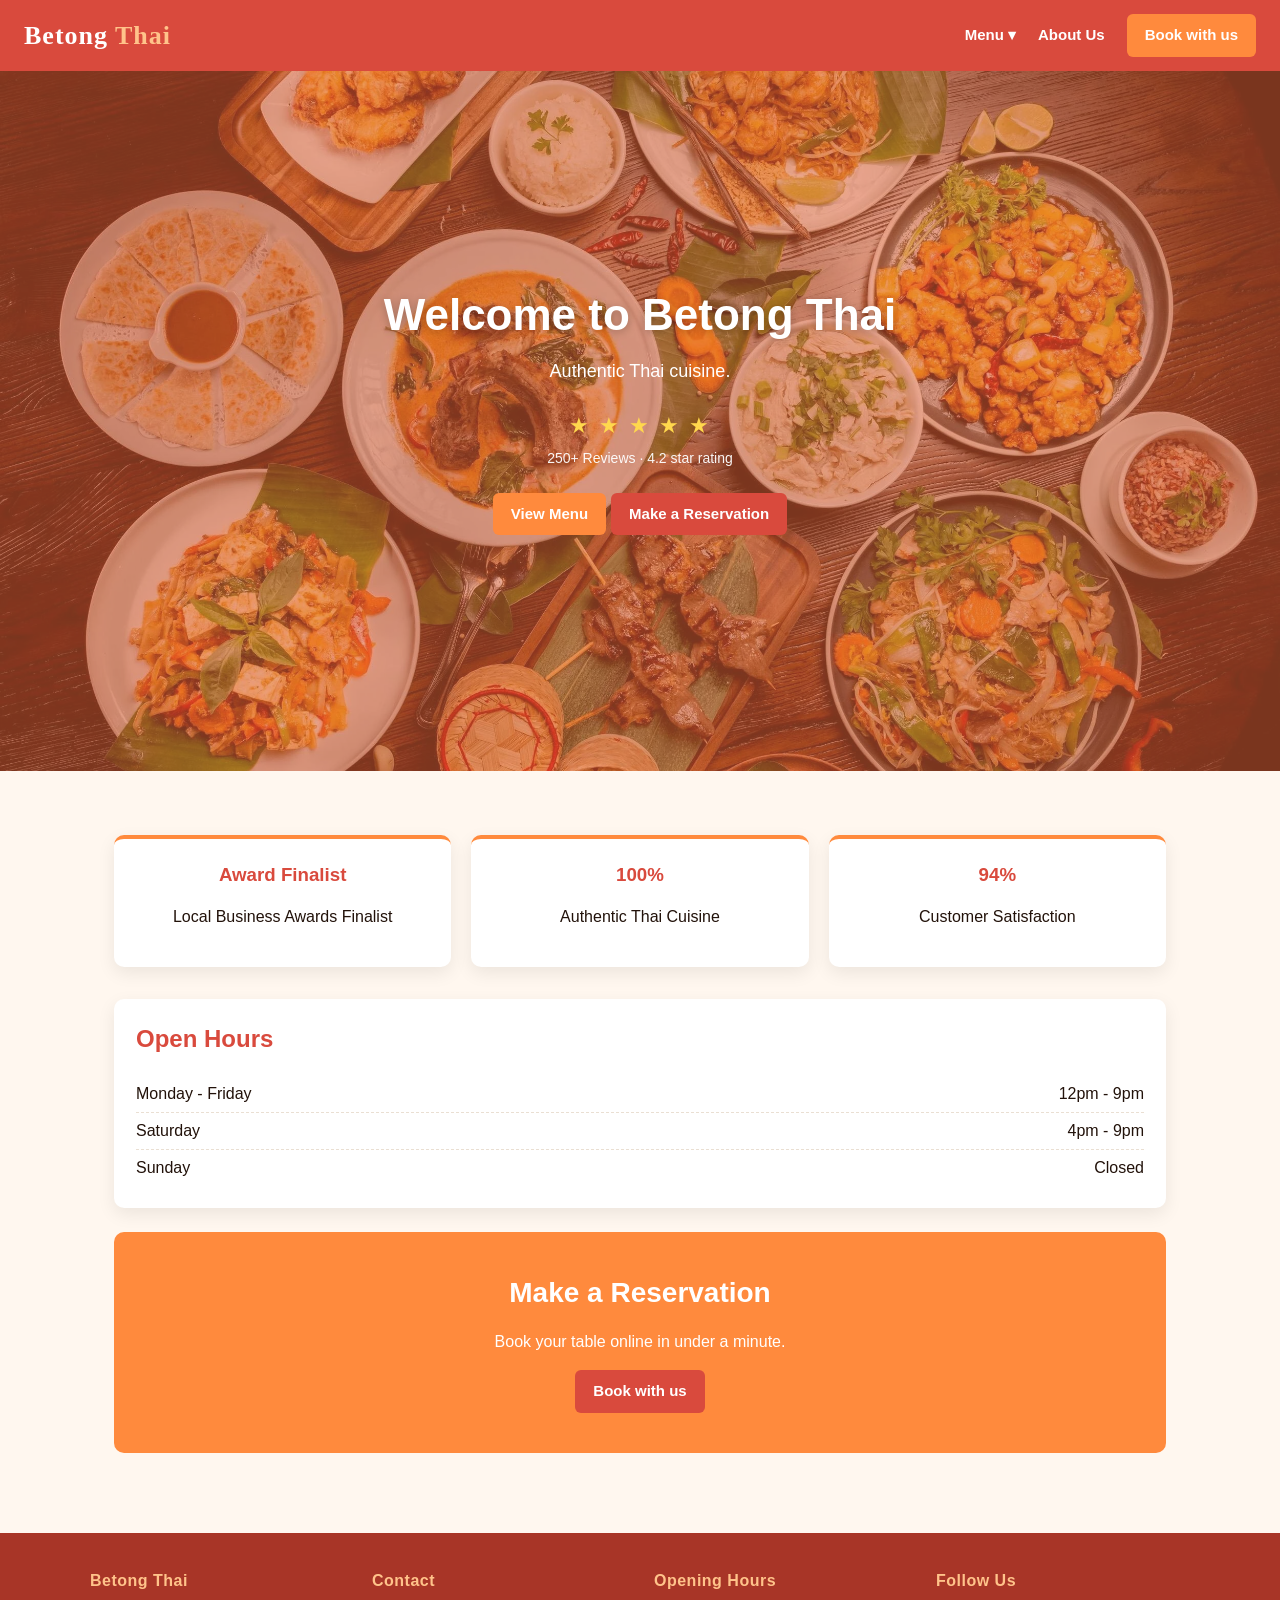
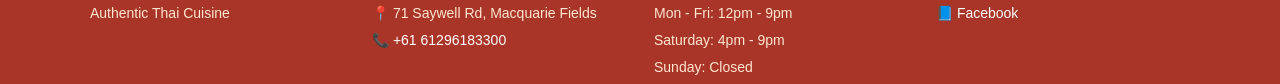
<file: index.html>
<!DOCTYPE html>
<html lang="en">
<head>
  <meta charset="UTF-8" />
  <meta name="viewport" content="width=device-width, initial-scale=1" />
  <title>Home</title>
  <link rel="stylesheet" href="styles.css" />
</head>
<body>
  <header class="topbar">
    <div class="logo">Betong <span>Thai</span></div>
    <nav class="nav">
      <div class="dropdown">
        <a href="" class="dropbtn">Menu ▾</a>
        <div class="dropdown-content">
          <a href="entree.html">Entree</a>
          <a href="noodle.html">Noodle</a>
          <a href="curry.html">Curry</a>
          <a href="rice.html">Rice</a>
        </div>
      </div>
      <a href="about.html">About Us</a>
      <a href="reservation.html" class="btn">Book with us</a>
    </nav>
  </header>

  <section class="hero hero-home">
    <div class="hero-overlay"></div>
    <div class="hero-content">
    <h1>Welcome to Betong Thai</h1>
    <p>Authentic Thai cuisine.</p>
    <div class="stars">★ ★ ★ ★ ★</div>
    <div class="rating-line">250+ Reviews · 4.2 star rating</div>
    <p style="margin-top:24px;">
      <a href="entree.html" class="btn">View Menu</a>
      <a href="reservation.html" class="btn btn-red">Make a Reservation</a>
    </p>
  </div>
  </section>

  <main class="container">

    <div class="features">
      <div class="feature">
        <h3>Award Finalist</h3>
        <p>Local Business Awards Finalist</p>
      </div>
      <div class="feature">
        <h3>100%</h3>
        <p>Authentic Thai Cuisine</p>
      </div>
      <div class="feature">
        <h3>94%</h3>
        <p>Customer Satisfaction</p>
      </div>
    </div>

    <div class="hours">
      <h2>Open Hours</h2>
      <ul>
        <li><span>Monday - Friday</span><span>12pm - 9pm</span></li>
        <li><span>Saturday</span><span> 4pm - 9pm</span></li>
        <li><span>Sunday</span><span>Closed</span></li>
      </ul>
    </div>

    <div class="cta-band">
      <h2>Make a Reservation</h2>
      <p>Book your table online in under a minute.</p>
      <a href="reservation.html" class="btn btn-red">Book with us</a>
    </div>
  </main>
  <script src="script.js"></script>
  <footer class="site-footer">
    <div class="footer-grid">
      <div class="footer-col">
        <h4>Betong Thai</h4>
        <p>Authentic Thai Cuisine</p>
      </div>
      <div class="footer-col">
        <h4>Contact</h4>
        <p>📍 71 Saywell Rd, Macquarie Fields</p>
        <p>📞 <a href="tel:+61296183300">+61 61296183300</a></p>
      </div>
      <div class="footer-col">
        <h4>Opening Hours</h4>
        <p>Mon - Fri: 12pm - 9pm</p>
        <p>Saturday: 4pm - 9pm</p>
        <p>Sunday: Closed</p>
      </div>
      <div class="footer-col">
        <h4>Follow Us</h4>
        <p><a href="https://www.facebook.com/share/1DtodXznXB/?mibextid=wwXIfr">📘 Facebook</a></p>
      </div>
    </div>
  </footer>
</body>
</html>
</file>
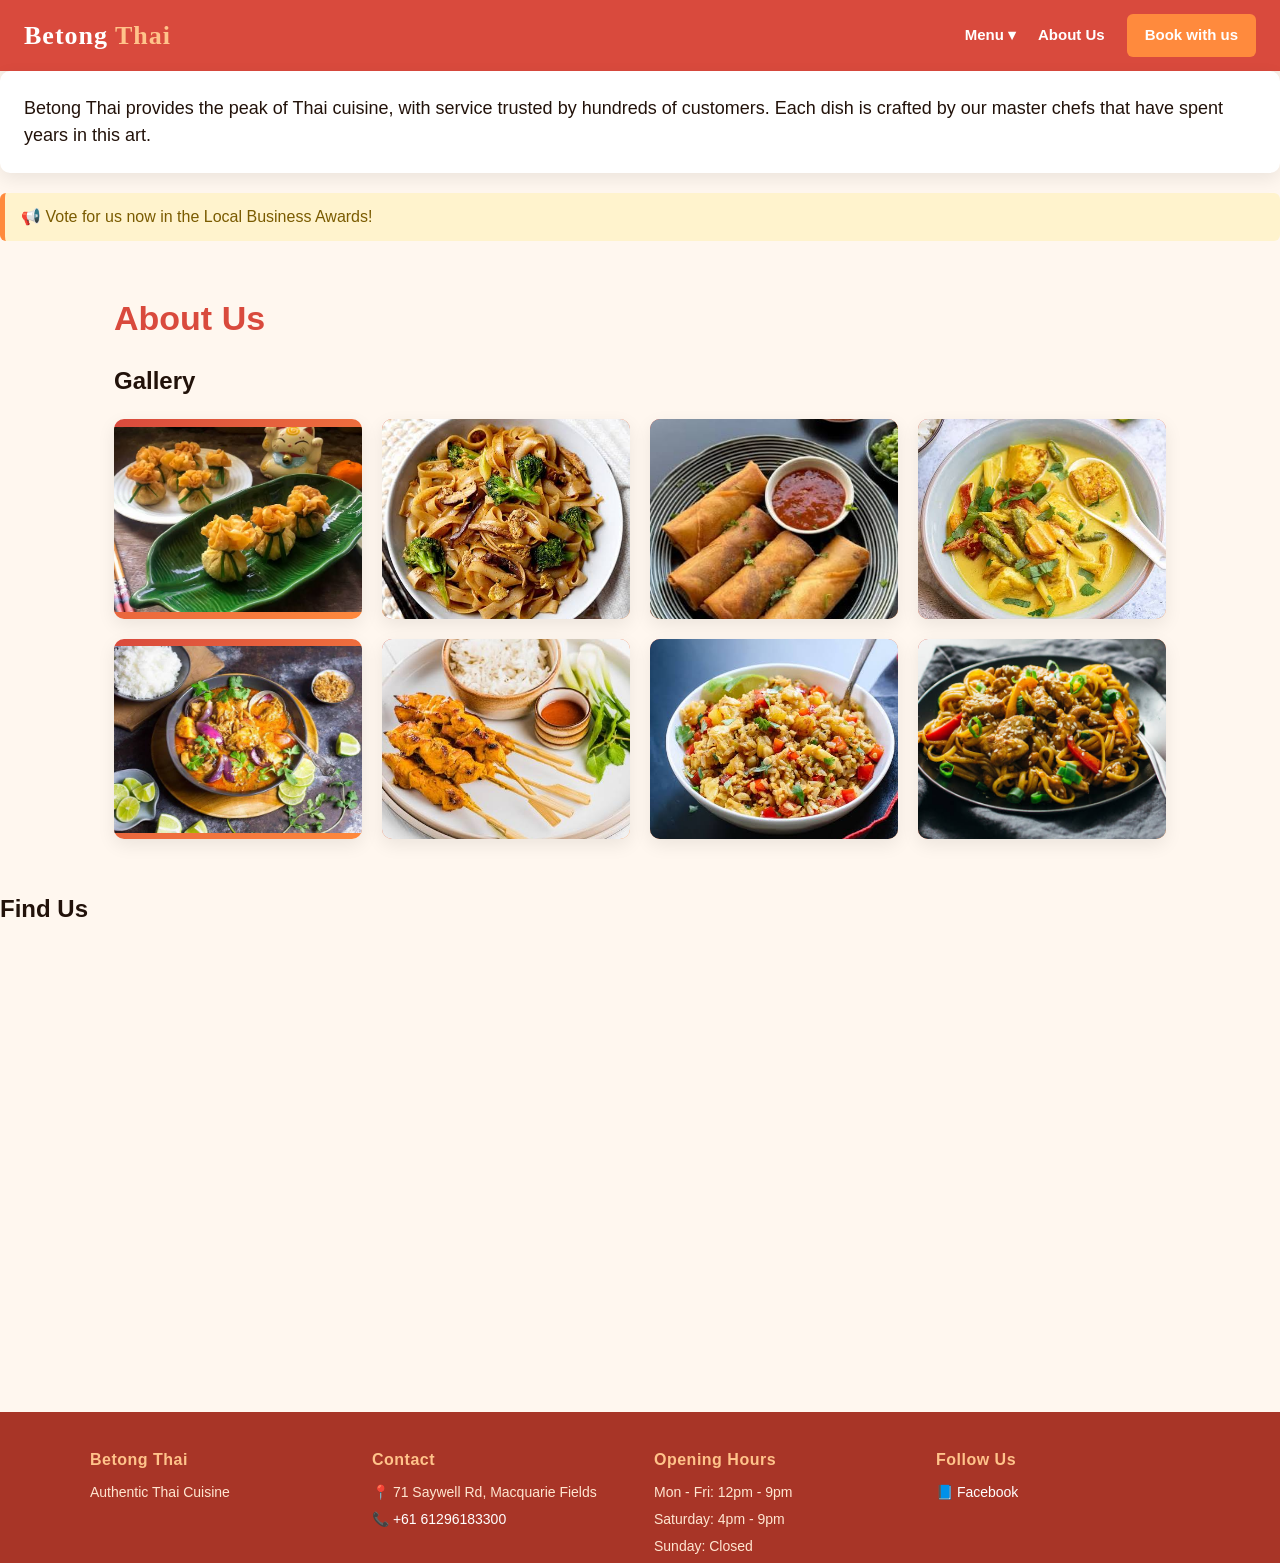
<file: about.html>
<!DOCTYPE html>
<html lang="en">
<head>
  <meta charset="UTF-8" />
  <meta name="viewport" content="width=device-width, initial-scale=1" />
  <title>About Us</title>
  <link rel="stylesheet" href="styles.css" />
</head>
<body>
  <header class="topbar">
    <div class="logo"><a href="index.html" style="color:inherit;">Betong <span>Thai</span></a></div>
    <nav class="nav">
      <div class="dropdown">
        <a href="" class="dropbtn">Menu ▾</a>
        <div class="dropdown-content">
          <a href="entree.html">Entree</a>
          <a href="noodle.html">Noodle</a>
          <a href="curry.html">Curry</a>
          <a href="rice.html">Rice</a>
        </div>
      </div>
      <a href="about.html">About Us</a>
      <a href="reservation.html" class="btn">Book with us</a>
    </nav>
  </header>


    <div class="about-lead">
      Betong Thai provides the peak of Thai cuisine, with service trusted by hundreds of customers. Each dish is crafted by our master chefs that have spent years in this art.
    </div>

    <div class="notice">📢 Vote for us now in the Local Business Awards!</div>
    <main class="container">
      <h1 class="page-title">About Us</h1>
  
    <h2>Gallery</h2>
    <div class="gallery">
      <div class="gallery-item">   
      <img src="Entree Images/Money Bag.jpeg" alt="Money Bag">
      </div>
      <div class="gallery-item">   
      <img src="Noodles Images/Pad See Ew.jpeg" alt="Pad See Ew">
      </div>
      <div class="gallery-item"> 
        <img src="Entree Images/Spring Roll.jpeg" alt="Spring Roll">
      </div>
      <div class="gallery-item"> 
        <img src="Curry Images/Yellow Curry.jpeg" alt="Yellow Curry">
      </div>  
      <div class="gallery-item"> 
        <img src="Curry Images/Massmaman-Chicken.jpeg" alt="Massmaman-Chicken">
      </div>
      <div class="gallery-item"> 
        <img src="Entree Images/Satay Skewers.jpeg" alt="Satay Skewers">
      </div>
      <div class="gallery-item"> 
        <img src="Rice Images/Pineapple Fried Rice.jpeg" alt="Pineapple Fried Rice">
      </div>
      <div class="gallery-item"> 
        <img src="Noodles Images/Pad Cashew.jpeg" alt="Pad Cashew">
      </div>
    </div>
  </main>
  <h2>Find Us</h2>

<div class="map-container">
  <iframe
    src="https://www.google.com/maps?q=71+Saywell+Road,+Macquarie+Fields+NSW&output=embed"
    loading="lazy"
    allowfullscreen>
  </iframe>
</div>
  <footer class="site-footer">
    <div class="footer-grid">
      <div class="footer-col">
        <h4>Betong Thai</h4>
        <p>Authentic Thai Cuisine</p>
      </div>
      <div class="footer-col">
        <h4>Contact</h4>
        <p>📍 71 Saywell Rd, Macquarie Fields </p>
        <p>📞 <a href="tel:+61296183300">+61 61296183300</a></p>
      </div>
      <div class="footer-col">
        <h4>Opening Hours</h4>
        <p>Mon - Fri: 12pm - 9pm</p>
        <p>Saturday: 4pm - 9pm</p>
        <p>Sunday: Closed</p>
      </div>
      <div class="footer-col">
        <h4>Follow Us</h4>
        <p><a href="https://www.facebook.com/share/1DtodXznXB/?mibextid=wwXIfr">📘 Facebook</a></p>
      </div>
    </div>
  </footer>
  <script src="script.js"></script>
</body>
</html>
</file>
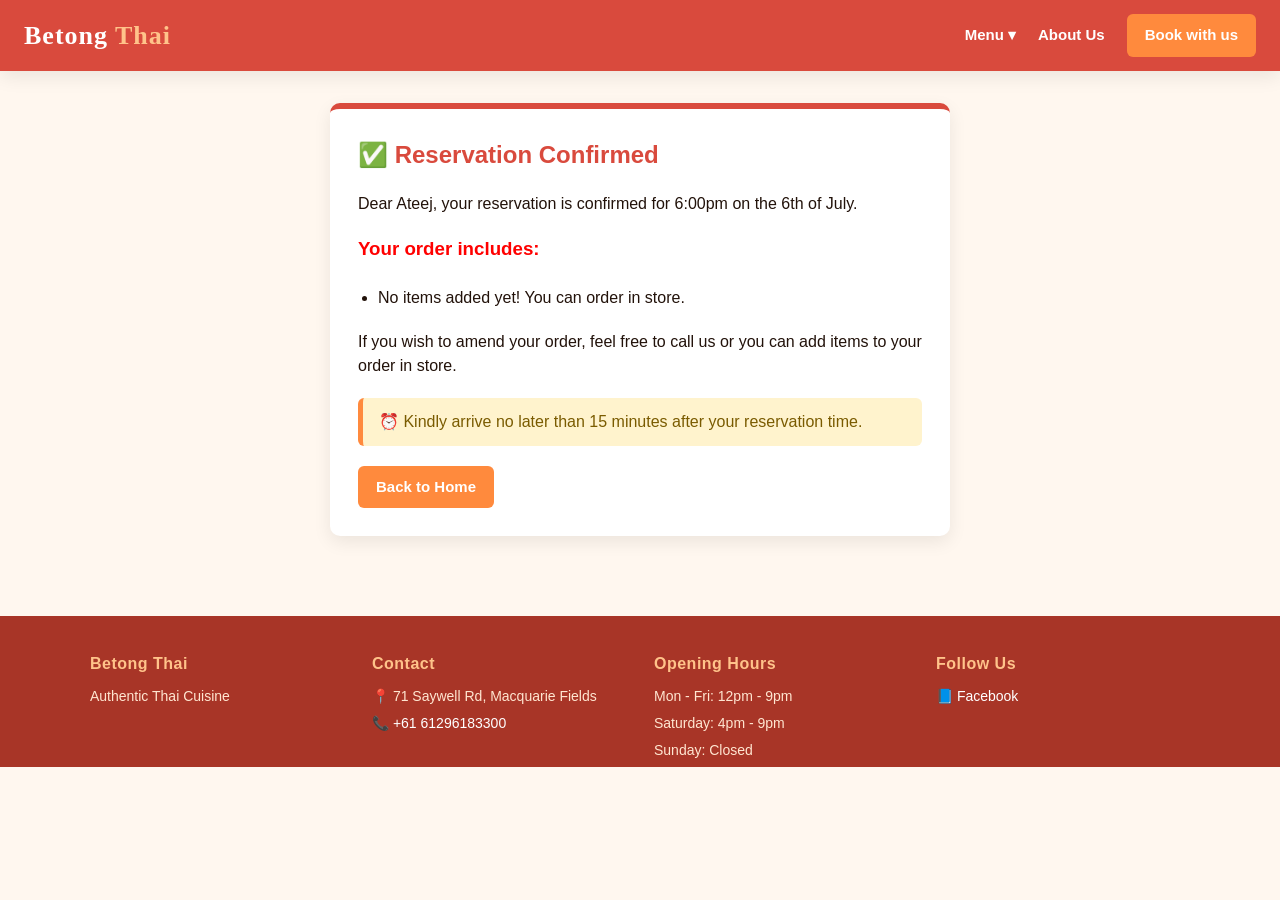
<file: confirmation.html>
<!DOCTYPE html>
<html lang="en">
<head>
  <meta charset="UTF-8" />
  <meta name="viewport" content="width=device-width, initial-scale=1" />
  <title>Curry</title>
  <link rel="stylesheet" href="styles.css" />
</head>
<body>
  <header class="topbar">
    <div class="logo"><a href="index.html" style="color:inherit;">Betong <span>Thai</span></a></div>
    <nav class="nav">
      <div class="dropdown">
        <a href="" class="dropbtn">Menu ▾</a>
        <div class="dropdown-content">
          <a href="entree.html">Entree</a>
          <a href="noodle.html">Noodle</a>
          <a href="curry.html">Curry</a>
          <a href="rice.html">Rice</a>
        </div>
      </div>
      <a href="about.html">About Us</a>
      <a href="reservation.html" class="btn">Book with us</a>
    </nav>
  </header>

  <main class="container">
  <div class="confirm-card">
    <h2>✅ Reservation Confirmed</h2>
    <p>Dear Ateej, your reservation is confirmed for 6:00pm on the 6th of July.</p>

    <h3 style="color:red;">Your order includes:</h3>
    <ul id="order-list"></ul>

    <p>If you wish to amend your order, feel free to call us or you can add items to your order in store.</p>

    <div class="notice">⏰ Kindly arrive no later than 15 minutes after your reservation time.</div>

    <a href="index.html" class="btn">Back to Home</a>
  </div>
</main>

<footer class="site-footer">
  <div class="footer-grid">
    <div class="footer-col">
      <h4>Betong Thai</h4>
      <p>Authentic Thai Cuisine</p>
    </div>
    <div class="footer-col">
      <h4>Contact</h4>
      <p>📍 71 Saywell Rd, Macquarie Fields </p>
      <p>📞 <a href="tel:+61296183300">+61 61296183300</a></p>
    </div>
    <div class="footer-col">
      <h4>Opening Hours</h4>
      <p>Mon - Fri: 12pm - 9pm</p>
      <p>Saturday: 4pm - 9pm</p>
      <p>Sunday: Closed</p>
    </div>
    <div class="footer-col">
      <h4>Follow Us</h4>
      <p><a href="https://www.facebook.com/share/1DtodXznXB/?mibextid=wwXIfr">📘 Facebook</a></p>
    </div>
  </div>
</footer>
      <script src="script.js" onload="fillConfirmation()"></script>
      <script>fillConfirmation();</script>
    </body>
</html>
</file>
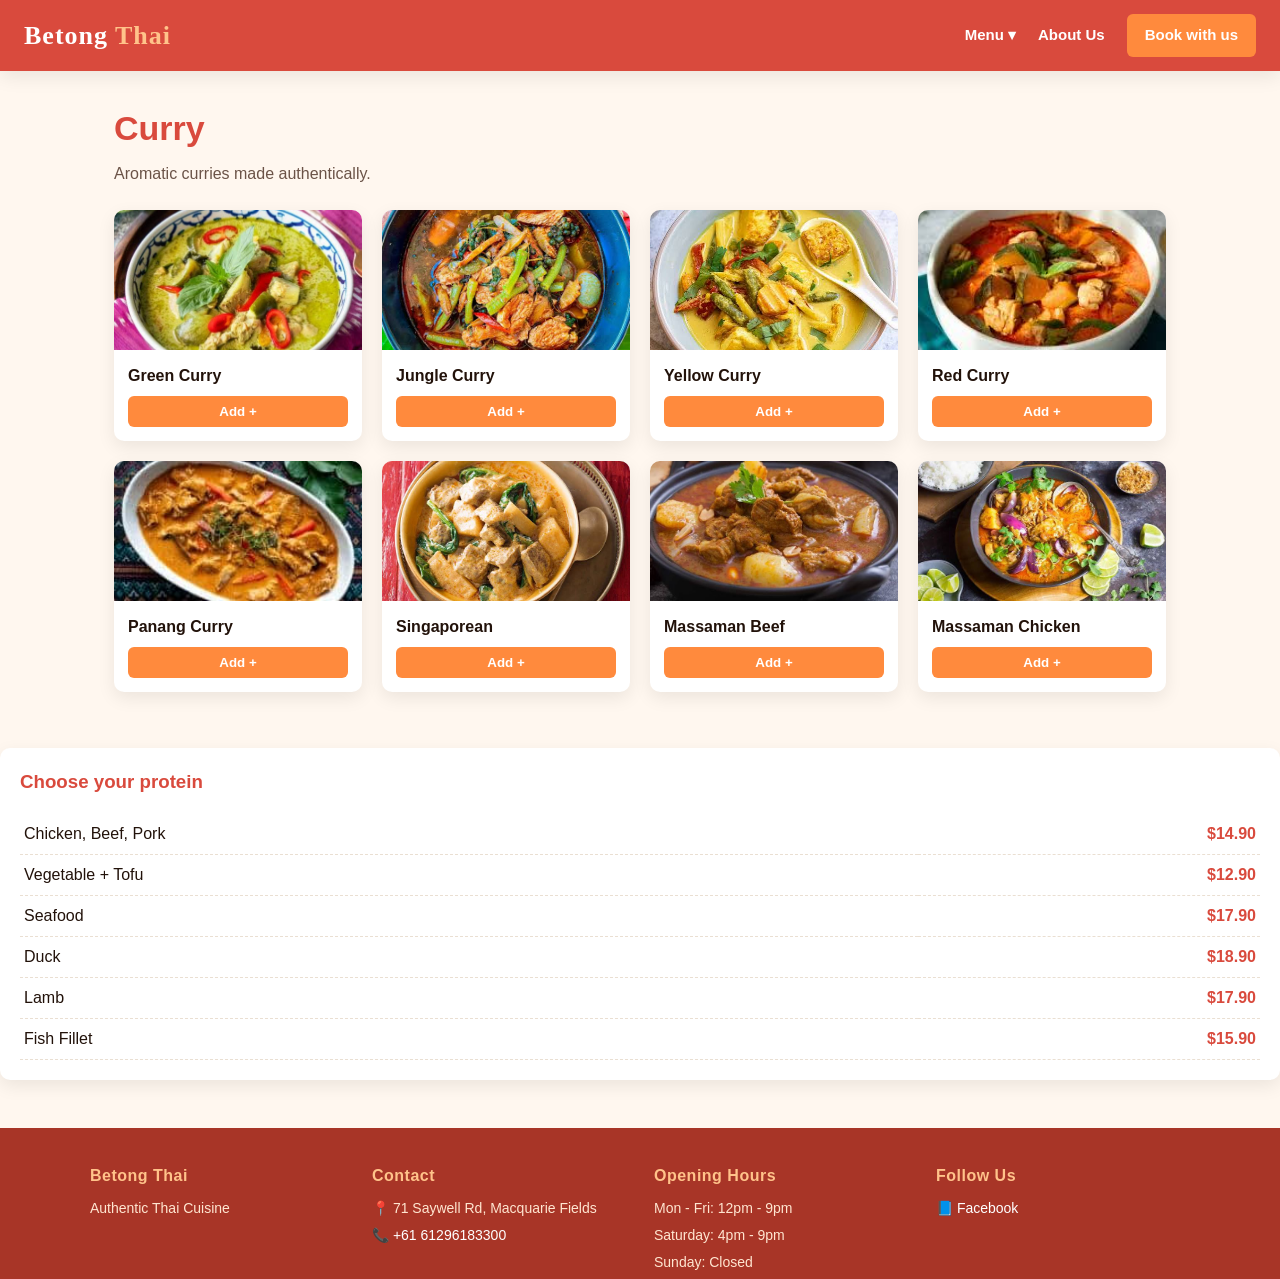
<file: curry.html>
<!DOCTYPE html>
<html lang="en">
<head>
  <meta charset="UTF-8" />
  <meta name="viewport" content="width=device-width, initial-scale=1" />
  <title>Curry</title>
  <link rel="stylesheet" href="styles.css" />
</head>
<body>
  <header class="topbar">
    <div class="logo"><a href="index.html" style="color:inherit;">Betong <span>Thai</span></a></div>
    <nav class="nav">
      <div class="dropdown">
        <a href="" class="dropbtn">Menu ▾</a>
        <div class="dropdown-content">
          <a href="entree.html">Entree</a>
          <a href="noodle.html">Noodle</a>
          <a href="curry.html">Curry</a>
          <a href="rice.html">Rice</a>
        </div>
      </div>
      <a href="about.html">About Us</a>
      <a href="reservation.html" class="btn">Book with us</a>
    </nav>
  </header>

  <main class="container">
    <h1 class="page-title">Curry</h1>
    <p class="page-subtitle">Aromatic curries made authentically.</p>
    <div class="menu-grid">


      <div class="menu-item"><div class="photo"><img src="Curry Images/Green Curry.jpeg" alt="Green Curry" /></div>
      <div class="info"><div class="name">Green Curry</div>
      <button class="add" onclick="addItem('Green Curry')">Add +</button></div></div>

      <div class="menu-item"><div class="photo"><img src="Curry Images/Jungle Curry.jpeg" alt="Jungle Curry" /></div>
      <div class="info"><div class="name">Jungle Curry</div>
      <button class="add" onclick="addItem('Jungle Curry')">Add +</button></div></div>

      <div class="menu-item"><div class="photo"><img src="Curry Images/Yellow Curry.jpeg" alt="Yellow Curry" /></div>
      <div class="info"><div class="name">Yellow Curry</div>
      <button class="add" onclick="addItem('Yellow Curry')">Add +</button></div></div>

      <div class="menu-item"><div class="photo"><img src="Curry Images/Red Curry.jpeg" alt="Red Curry" /></div>
      <div class="info"><div class="name">Red Curry</div>
      <button class="add" onclick="addItem('Red Curry')">Add +</button></div></div>

      <div class="menu-item"><div class="photo"><img src="Curry Images/Panang Curry.jpeg" alt="Panang Curry" /></div>
      <div class="info"><div class="name">Panang Curry</div>
      <button class="add" onclick="addItem('Panang Curry')">Add +</button></div></div>

      <div class="menu-item"><div class="photo"><img src="Curry Images/Singaporean.jpeg" alt="Singaporean Curry" /></div>
      <div class="info"><div class="name">Singaporean</div>
      <button class="add" onclick="addItem('Singaporean')">Add +</button></div></div>

      <div class="menu-item"><div class="photo"><img src="Curry Images/Massaman-Beef.jpeg" alt="Massaman Beef" /></div>
      <div class="info"><div class="name">Massaman Beef</div>
      <button class="add" onclick="addItem('Massaman Beef')">Add +</button></div></div>

      <div class="menu-item"><div class="photo"><img src="Curry Images/Massmaman-Chicken.jpeg" alt="Massaman Chicken" /></div>
      <div class="info"><div class="name">Massaman Chicken</div>
      <button class="add" onclick="addItem('Massaman Chicken')">Add +</button></div></div>
    </div>
  </main>
    <div class="price-table">
        <h3>Choose your protein</h3>
        <table>
          <tr><td>Chicken, Beef, Pork</td><td>$14.90</td></tr>
          <tr><td>Vegetable + Tofu</td><td>$12.90</td></tr>
          <tr><td>Seafood</td><td>$17.90</td></tr>
          <tr><td>Duck</td><td>$18.90</td></tr>
          <tr><td>Lamb</td><td>$17.90</td></tr>
          <tr><td>Fish Fillet</td><td>$15.90</td></tr>
        </table>
      </div>
    
    <footer class="site-footer">
      <div class="footer-grid">
        <div class="footer-col">
          <h4>Betong Thai</h4>
          <p>Authentic Thai Cuisine</p>
        </div>
        <div class="footer-col">
          <h4>Contact</h4>
          <p>📍 71 Saywell Rd, Macquarie Fields</p>
          <p>📞 <a href="tel:+61296183300">+61 61296183300</a></p>
        </div>
        <div class="footer-col">
          <h4>Opening Hours</h4>
          <p>Mon - Fri: 12pm - 9pm</p>
          <p>Saturday: 4pm - 9pm</p>
          <p>Sunday: Closed</p>
        </div>
        <div class="footer-col">
          <h4>Follow Us</h4>
          <p><a href="https://www.facebook.com/share/1DtodXznXB/?mibextid=wwXIfr">📘 Facebook</a></p>
        </div>
      </div>
    </footer>
<script src="script.js"></script>
</body>
</html>
</file>
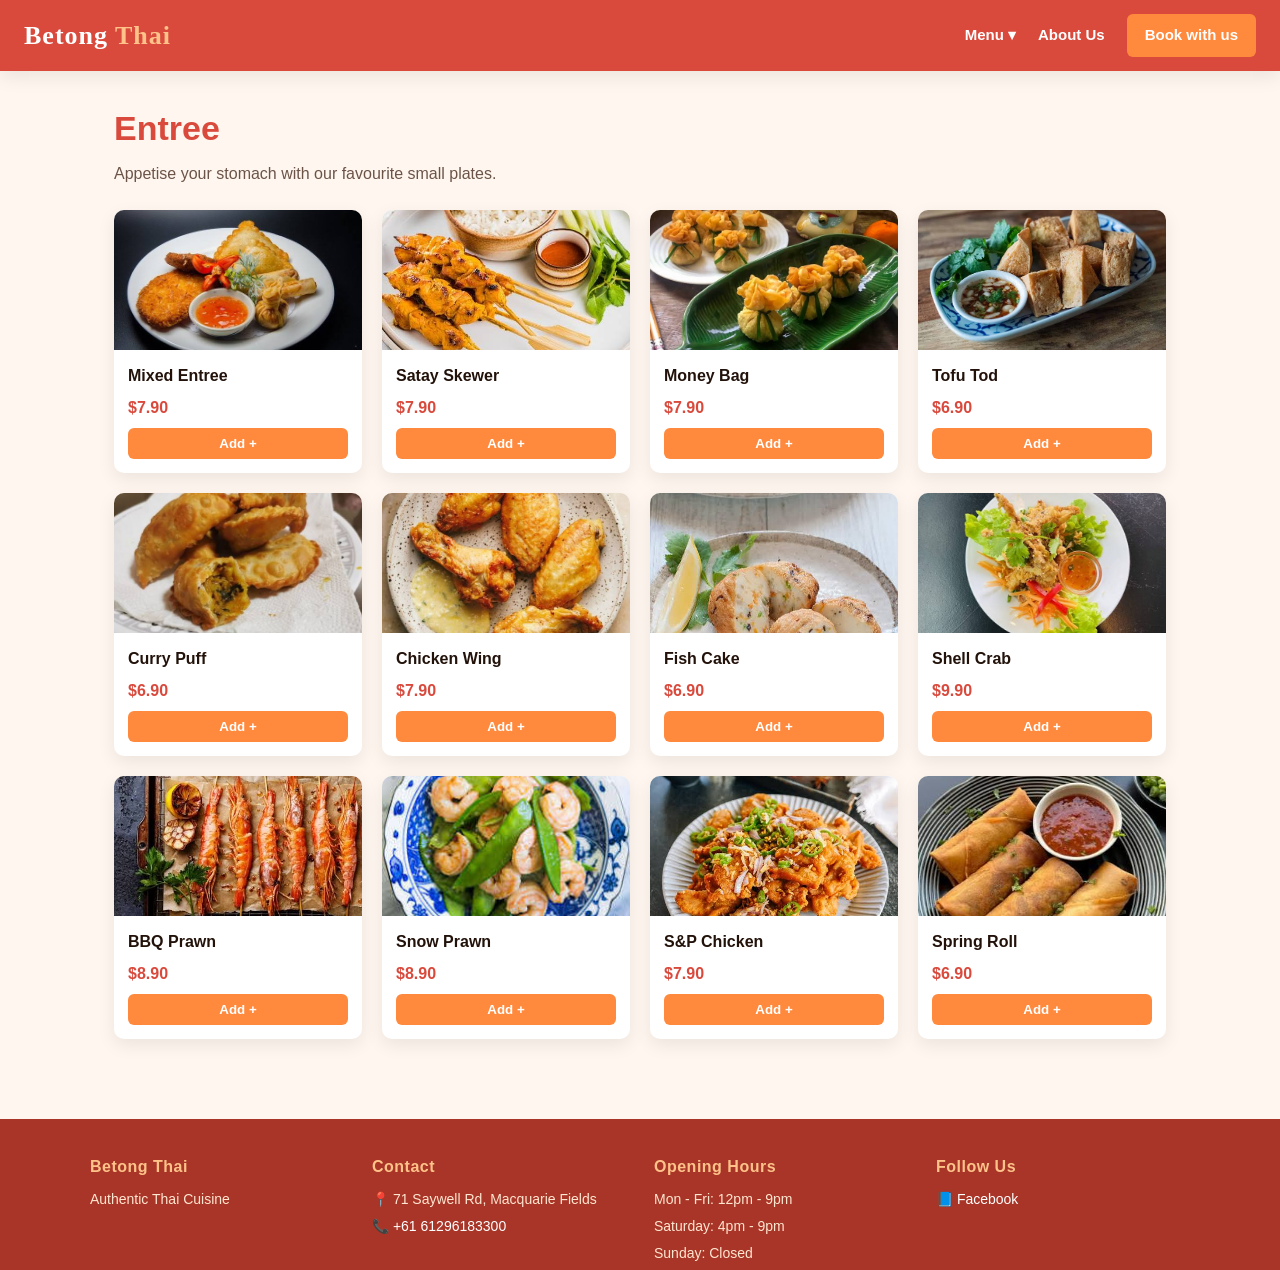
<file: entree.html>
<!DOCTYPE html>
<html lang="en">
<head>
    <meta charset="UTF-8">
    <meta name="viewport" content="width=device-width, initial-scale=1.0">
    <title>Entree Page</title>
    <link rel="stylesheet" href="styles.css" />
</head>
<body>
  <header class="topbar">
    <div class="logo"><a href="index.html" style="color:inherit;">Betong <span>Thai</span></a></div>
    <nav class="nav">
      <div class="dropdown">
        <a href="" class="dropbtn">Menu ▾</a>
        <div class="dropdown-content">
          <a href="entree.html">Entree</a>
          <a href="noodle.html">Noodle</a>
          <a href="curry.html">Curry</a>
          <a href="rice.html">Rice</a>
        </div>
      </div>
      <a href="about.html">About Us</a>
      <a href="reservation.html" class="btn">Book with us</a>
    </nav>
  </header>
     
    
      <main class="container">
        <h1 class="page-title">Entree</h1>
        <p class="page-subtitle">Appetise your stomach with our favourite small plates.</p>
        <div class="menu-grid">

            <div class="menu-item"> <div class="photo"><img src="Entree Images/Mixed Entree.jpeg" alt="Mixed Entree"></div>
            <div class="info"><div class="name">Mixed Entree</div><div class="price">$7.90</div>
            <button class="add" onclick="addItem('Mixed Entree')">Add +</button></div></div>
    
            
            <div class="menu-item"><div class="photo"><img src="Entree Images/Satay Skewers.jpeg" alt="Satay Skewer" /></div>
            <div class="info"><div class="name">Satay Skewer</div><div class="price">$7.90</div>
            <button class="add" onclick="addItem('Satay Skewer')">Add +</button></div></div>

            <div class="menu-item"><div class="photo"><img src="Entree Images/Money Bag.jpeg" alt="Money Bag" /></div>
            <div class="info"><div class="name">Money Bag</div><div class="price">$7.90</div>
            <button class="add" onclick="addItem('Money Bag')">Add +</button></div></div>

            <div class="menu-item"><div class="photo"><img src="Entree Images/Tofu Tod.jpeg" alt="Tofu Tod" /></div>
            <div class="info"><div class="name">Tofu Tod</div><div class="price">$6.90</div>
            <button class="add" onclick="addItem('Tofu Tod')">Add +</button></div></div>

            <div class="menu-item"><div class="photo"><img src="Entree Images/Curry Puff.jpeg" alt="Curry Puff" /></div>
            <div class="info"><div class="name">Curry Puff</div><div class="price">$6.90</div>
            <button class="add" onclick="addItem('Curry Puff')">Add +</button></div></div>

            <div class="menu-item"><div class="photo"><img src="Entree Images/Chicken Wing.jpeg" alt="Chicken Wing" /></div>
            <div class="info"><div class="name">Chicken Wing</div><div class="price">$7.90</div>
            <button class="add" onclick="addItem('Chicken Wing')">Add +</button></div></div>

            <div class="menu-item"><div class="photo"><img src="Entree Images/Fish Cake.jpeg" alt="Fish Cake" /></div>
            <div class="info"><div class="name">Fish Cake</div><div class="price">$6.90</div>
            <button class="add" onclick="addItem('Fish Cake')">Add +</button></div></div>    

            <div class="menu-item"><div class="photo"><img src="Entree Images/Shell Crab.jpeg" alt="Shell Crab" /></div>
            <div class="info"><div class="name">Shell Crab</div><div class="price">$9.90</div>
            <button class="add" onclick="addItem('Shell Crab')">Add +</button></div></div>

            <div class="menu-item"><div class="photo"><img src="Entree Images/BBQ Prawn.jpeg" alt="BBQ Prawn" /></div>
            <div class="info"><div class="name">BBQ Prawn</div><div class="price">$8.90</div>
            <button class="add" onclick="addItem('BBQ Prawn')">Add +</button></div></div>

            <div class="menu-item"><div class="photo"><img src="Entree Images/Snow Prawn.jpeg" alt="Snow Prawn" /></div>
            <div class="info"><div class="name">Snow Prawn</div><div class="price">$8.90</div>
            <button class="add" onclick="addItem('Snow Prawn')">Add +</button></div></div>

            <div class="menu-item"><div class="photo"><img src="Entree Images/S&P Chicken.jpeg" alt="S&P Chicken" /></div>
            <div class="info"><div class="name">S&P Chicken</div><div class="price">$7.90</div>
            <button class="add" onclick="addItem('S&P Chicken')">Add +</button></div></div>

            <div class="menu-item"><div class="photo"><img src="Entree Images/Spring Roll.jpeg" alt="Spring Roll" /></div>
            <div class="info"><div class="name">Spring Roll</div><div class="price">$6.90</div>
            <button class="add" onclick="addItem('Spring Roll')">Add +</button></div></div>
        </div>
    </main>
    <footer class="site-footer">
      <div class="footer-grid">
        <div class="footer-col">
          <h4>Betong Thai</h4>
          <p>Authentic Thai Cuisine</p>
        </div>
        <div class="footer-col">
          <h4>Contact</h4>
          <p>📍 71 Saywell Rd, Macquarie Fields</p>
          <p>📞 <a href="tel:+61296183300">+61 61296183300</a></p>
        </div>
        <div class="footer-col">
          <h4>Opening Hours</h4>
          <p>Mon - Fri: 12pm - 9pm</p>
          <p>Saturday: 4pm - 9pm</p>
          <p>Sunday: Closed</p>
        </div>
        <div class="footer-col">
          <h4>Follow Us</h4>
          <p><a href="https://www.facebook.com/share/1DtodXznXB/?mibextid=wwXIfr">📘 Facebook</a></p>
        </div>
      </div>
    </footer>
    <script src="script.js"></script>

        </body>
</html>
</file>
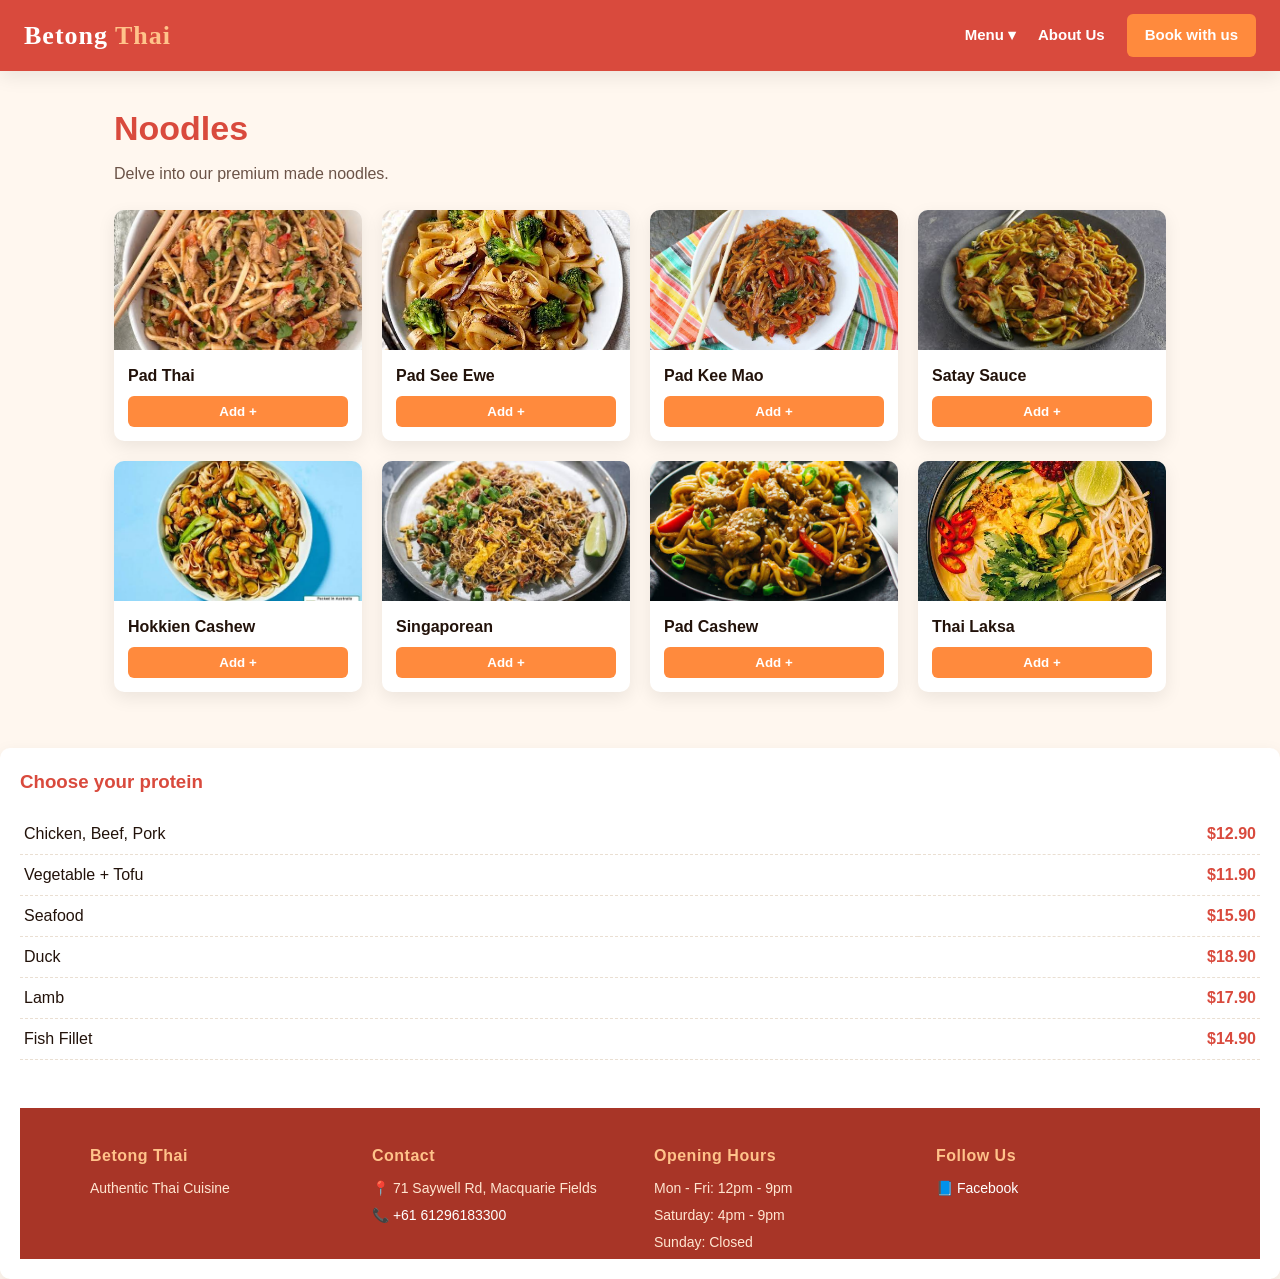
<file: noodle.html>
<!DOCTYPE html>
<html lang="en">
<head>
    <meta charset="UTF-8">
    <meta name="viewport" content="width=device-width, initial-scale=1.0">
    <title>Noodles Page</title>
    <link rel="stylesheet" href="styles.css" />
</head>
<body>
  <header class="topbar">
    <div class="logo"><a href="index.html" style="color:inherit;">Betong <span>Thai</span></a></div>
    <nav class="nav">
      <div class="dropdown">
        <a href="" class="dropbtn">Menu ▾</a>
        <div class="dropdown-content">
          <a href="entree.html">Entree</a>
          <a href="noodle.html">Noodle</a>
          <a href="curry.html">Curry</a>
          <a href="rice.html">Rice</a>
        </div>
      </div>
      <a href="about.html">About Us</a>
      <a href="reservation.html" class="btn">Book with us</a>
    </nav>
  </header>

  <main class="container">
    <h1 class="page-title">Noodles</h1>
    <p class="page-subtitle">Delve into our premium made noodles.</p>
    <div class="menu-grid">

      <div class="menu-item"> <div class="photo"><img src="Noodles Images/Pad Thai.jpeg" alt="Pad Thai"></div>
      <div class="info"><div class="name">Pad Thai </div>
      <button class="add" onclick="addItem('Pad Thai')">Add +</button></div></div>

      <div class="menu-item"> <div class="photo"><img src="Noodles Images/Pad See Ew.jpeg" alt="Pad See Ew"></div>
      <div class="info"><div class="name">Pad See Ewe</div>
      <button class="add" onclick="addItem('Pad See Ew')">Add +</button></div></div>

      <div class="menu-item"> <div class="photo"><img src="Noodles Images/Pad Kee Mao.jpeg" alt="Pad Kee Mao"></div>
      <div class="info"><div class="name">Pad Kee Mao</div>
      <button class="add" onclick="addItem('Pad Kee Mao')">Add +</button></div></div>

      <div class="menu-item"> <div class="photo"><img src="Noodles Images/Satay Sauce.jpeg" alt="Satay Sauce"></div>
      <div class="info"><div class="name">Satay Sauce</div>
      <button class="add" onclick="addItem('Satay Sauce')">Add +</button></div></div>

      <div class="menu-item"> <div class="photo"><img src="Noodles Images/Hokkien Cashew.jpeg" alt="Hokkien Cashew"></div>
      <div class="info"><div class="name">Hokkien Cashew</div>
      <button class="add" onclick="addItem('Hokkien Cashew')">Add +</button></div></div>

      <div class="menu-item"> <div class="photo"><img src="Noodles Images/Singaporean.jpeg" alt="Singaporean"></div>
      <div class="info"><div class="name">Singaporean</div>
      <button class="add" onclick="addItem('Singaporean')">Add +</button></div></div>

      <div class="menu-item"> <div class="photo"><img src="Noodles Images/Pad Cashew.jpeg" alt="Pad Cashew"></div>
      <div class="info"><div class="name">Pad Cashew</div>
      <button class="add" onclick="addItem('Pad Cashew')">Add +</button></div></div>

      <div class="menu-item"> <div class="photo"><img src="Noodles Images/Thai Laksa.jpeg" alt="Thai Laksa"></div>
      <div class="info"><div class="name">Thai Laksa</div>
      <button class="add" onclick="addItem('Thai Laksa')">Add +</button></div></div>

    </div>
  </main>

      <div class="price-table">
        <h3>Choose your protein</h3>
        <table>
          <tr><td>Chicken, Beef, Pork</td><td>$12.90</td></tr>
          <tr><td>Vegetable + Tofu</td><td>$11.90</td></tr>
          <tr><td>Seafood</td><td>$15.90</td></tr>
          <tr><td>Duck</td><td>$18.90</td></tr>
          <tr><td>Lamb</td><td>$17.90</td></tr>
          <tr><td>Fish Fillet</td><td>$14.90</td></tr>
        </table>
      

    <footer class="site-footer">
      <div class="footer-grid">
        <div class="footer-col">
          <h4>Betong Thai</h4>
          <p>Authentic Thai Cuisine</p>
        </div>
        <div class="footer-col">
          <h4>Contact</h4>
          <p>📍 71 Saywell Rd, Macquarie Fields</p>
          <p>📞 <a href="tel:+61296183300">+61 61296183300</a></p>
        </div>
        <div class="footer-col">
          <h4>Opening Hours</h4>
          <p>Mon - Fri: 12pm - 9pm</p>
          <p>Saturday: 4pm - 9pm</p>
          <p>Sunday: Closed</p>
        </div>
        <div class="footer-col">
          <h4>Follow Us</h4>
          <p><a href="https://www.facebook.com/share/1DtodXznXB/?mibextid=wwXIfr">📘 Facebook</a></p>
        </div>
      </div>
    </footer>
    <script src="script.js"></script>
</body>
</html>
</file>
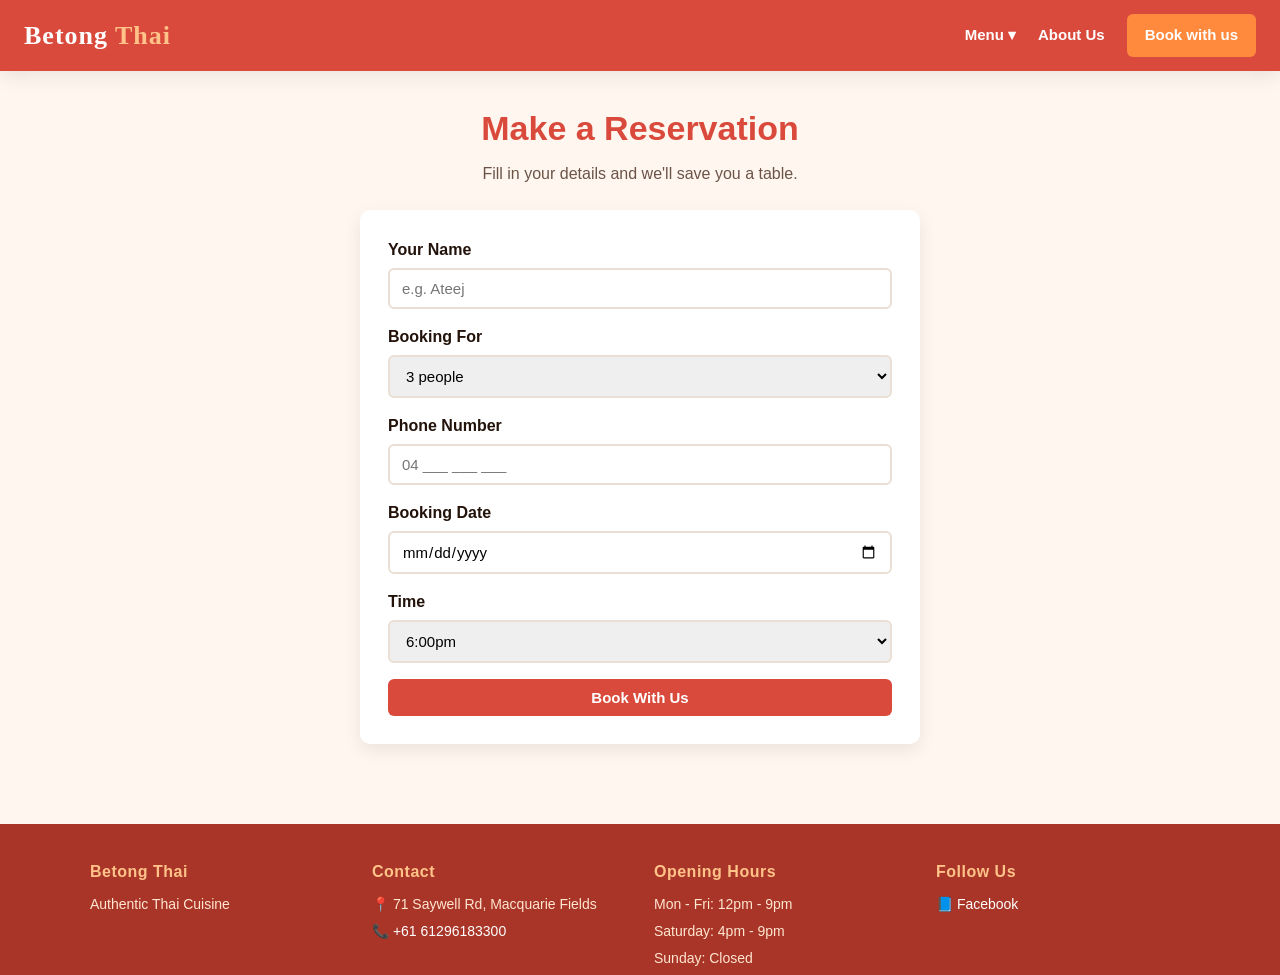
<file: reservation.html>
<!DOCTYPE html>
<html lang="en">
<head>
  <meta charset="UTF-8" />
  <meta name="viewport" content="width=device-width, initial-scale=1" />
  <title>Reservation</title>
  <link rel="stylesheet" href="styles.css">
</head>
<body>
  <header class="topbar">
    <div class="logo"><a href="index.html" style="color:inherit;">Betong <span>Thai</span></a></div>
    <nav class="nav">
      <div class="dropdown">
        <a href="" class="dropbtn">Menu ▾</a>
        <div class="dropdown-content">
          <a href="entree.html">Entree</a>
          <a href="noodle.html">Noodle</a>
          <a href="curry.html">Curry</a>
          <a href="rice.html">Rice</a>
        </div>
      </div>
      <a href="about.html">About Us</a>
      <a href="reservation.html" class="btn">Book with us</a>
    </nav>
  </header>
  <main class="container">
    <h1 class="page-title" style="text-align:center;">Make a Reservation</h1>
    <p class="page-subtitle" style="text-align:center;">Fill in your details and we'll save you a table.</p>
    <form class="form-card" onsubmit="return submitReservation(event)">
      <div class="form-row">
        <label for="name">Your Name</label>
        <input type="text" id="name" placeholder="e.g. Ateej" required />
      </div>
      <div class="form-row">
        <label for="party">Booking For</label>
        <select id="party">
          <option>1 person</option>
          <option>2 people</option>
          <option selected>3 people</option>
          <option>4 people</option>
          <option>5 people</option>
          <option>6+ people</option>
        </select>
      </div>

      <div class="form-row">
        <label for="phone">Phone Number</label>
        <input type="tel" id="phone" placeholder="04 ___ ___ ___" required />
      </div>
      <div class="form-row">
        <label for="date">Booking Date</label>
        <input type="date" id="date" required />
      </div>
      <div class="form-row">
        <label for="time">Time</label>
        <select id="time" required>
          <option>12:00pm</option>
          <option>1:00pm</option>
          <option>5:00pm</option>
          <option selected>6:00pm</option>
          <option>7:00pm</option>
          <option>8:00pm</option>
        </select>
      </div> 
      <button type="submit" class="btn btn-red" style="width:100%;">Book With Us</button>
    </form>
  </main>
  <footer class="site-footer">
    <div class="footer-grid">
      <div class="footer-col">
        <h4>Betong Thai</h4>
        <p>Authentic Thai Cuisine</p>
      </div>
      <div class="footer-col">
        <h4>Contact</h4>
        <p>📍 71 Saywell Rd, Macquarie Fields</p>
        <p>📞 <a href="tel:+61296183300">+61 61296183300</a></p>
      </div>
      <div class="footer-col">
        <h4>Opening Hours</h4>
        <p>Mon - Fri: 12pm - 9pm</p>
        <p>Saturday: 4pm - 9pm</p>
        <p>Sunday: Closed</p>
      </div>
      <div class="footer-col">
        <h4>Follow Us</h4>
        <p><a href="https://www.facebook.com/share/1DtodXznXB/?mibextid=wwXIfr">📘 Facebook</a></p>
      </div>
    </div>
  </footer>
  <script src="script.js"></script>
</body>
</html>
</file>
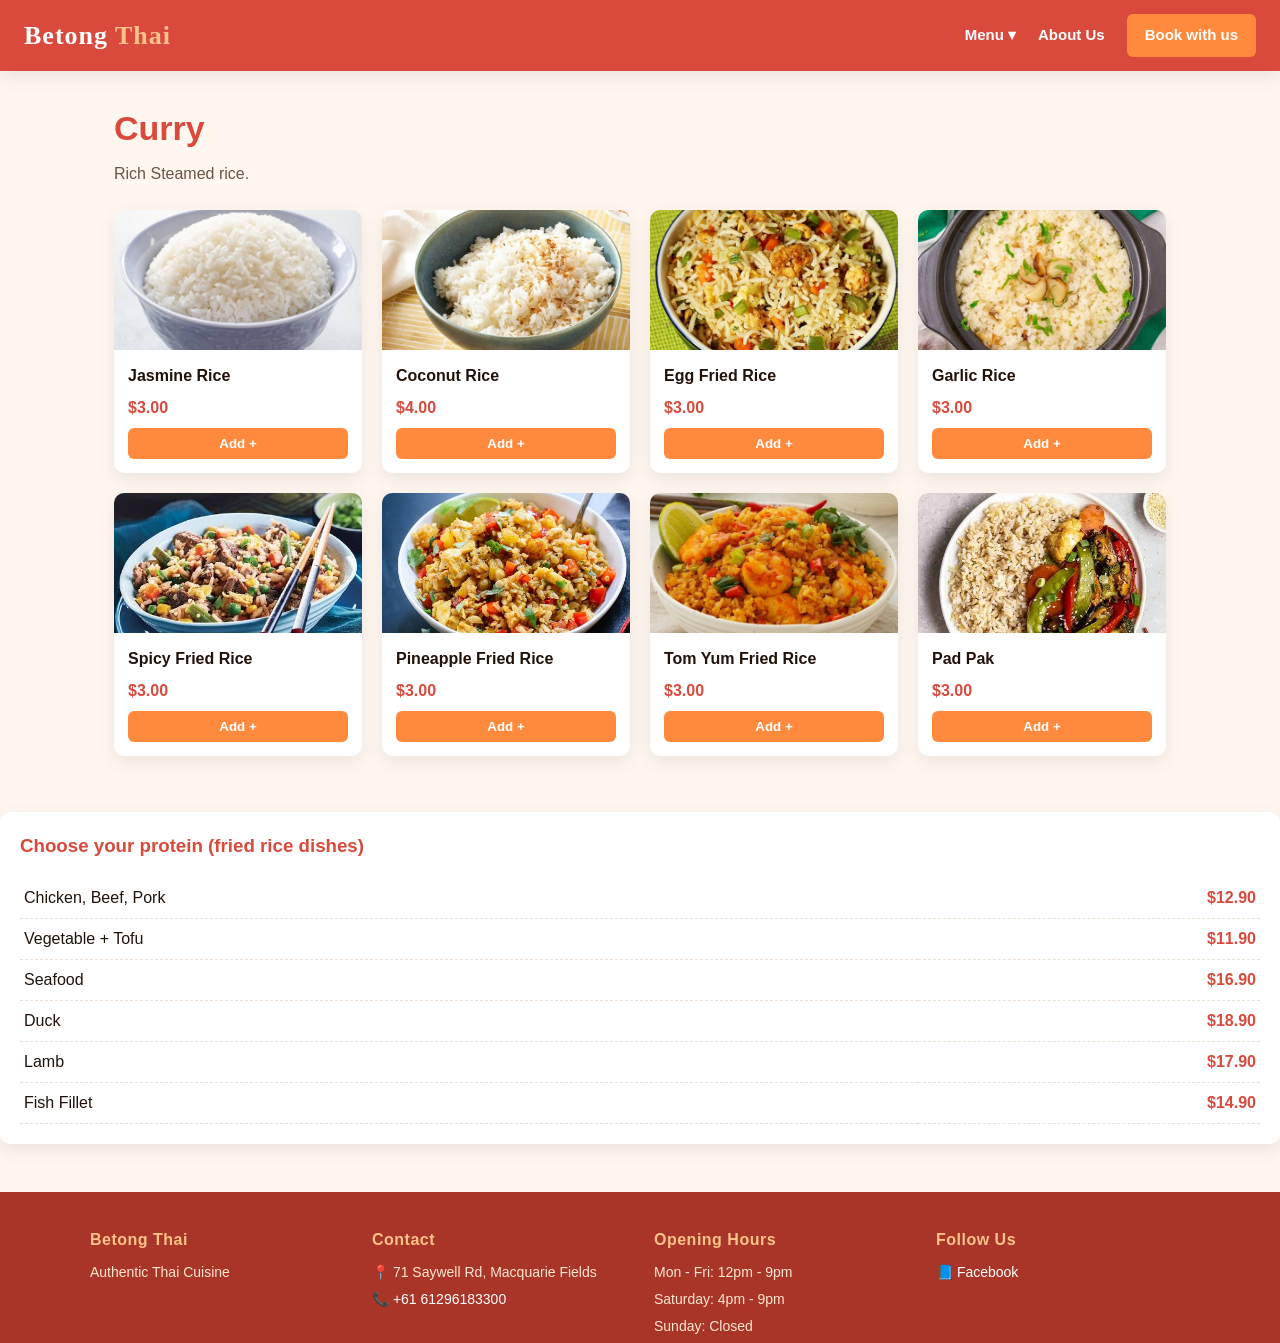
<file: rice.html>
<!DOCTYPE html>
<html lang="en">
<head>
    <meta charset="UTF-8">
    <meta name="viewport" content="width=device-width, initial-scale=1.0">
    <title>Rice</title>
    <link rel="stylesheet" href="styles.css" />
</head>
<body>
  <header class="topbar">
    <div class="logo"><a href="index.html" style="color:inherit;">Betong <span>Thai</span></a></div>
    <nav class="nav">
      <div class="dropdown">
        <a href="" class="dropbtn">Menu ▾</a>
        <div class="dropdown-content">
          <a href="entree.html">Entree</a>
          <a href="noodle.html">Noodle</a>
          <a href="curry.html">Curry</a>
          <a href="rice.html">Rice</a>
        </div>
      </div>
      <a href="about.html">About Us</a>
      <a href="reservation.html" class="btn">Book with us</a>
    </nav>
  </header>

  <main class="container">
    <h1 class="page-title">Curry</h1>
    <p class="page-subtitle">Rich Steamed rice.</p>
    <div class="menu-grid">


        <div class="menu-item"><div class="photo"><img src="Rice Images/Jasmine RIce.jpeg" alt="Jasmine Rice" /></div>
        <div class="info"><div class="name">Jasmine Rice</div><div class="price">$3.00</div>
        <button class="add" onclick="addItem('Jasmine Rice')">Add +</button></div></div>

        <div class="menu-item"><div class="photo"><img src="Rice Images/Coconut Rice.jpeg" alt="Coconut Rice" /></div>
        <div class="info"><div class="name">Coconut Rice</div><div class="price">$4.00</div>
        <button class="add" onclick="addItem('Coconut Rice')">Add +</button></div></div>

        <div class="menu-item"><div class="photo"><img src="Rice Images/Egg Fried Rice.jpeg" alt="Egg Fried Rice" /></div>
        <div class="info"><div class="name">Egg Fried Rice</div><div class="price">$3.00</div>
        <button class="add" onclick="addItem('Egg Fried Rice')">Add +</button></div></div>

        <div class="menu-item"><div class="photo"><img src="Rice Images/Garlic Rice.jpeg" alt="Garlic Rice" /></div>
        <div class="info"><div class="name">Garlic Rice</div><div class="price">$3.00</div>
        <button class="add" onclick="addItem('Garlic Rice')">Add +</button></div></div>

        <div class="menu-item"><div class="photo"><img src="Rice Images/Spicy Fried Rice.jpeg" alt="Spicy Fried Rice" /></div>
        <div class="info"><div class="name">Spicy Fried Rice</div><div class="price">$3.00</div>
        <button class="add" onclick="addItem('Spicy Fried Rice')">Add +</button></div></div>

        <div class="menu-item"><div class="photo"><img src="Rice Images/Pineapple Fried Rice.jpeg" alt="Pineapple Fried Rice" /></div>
        <div class="info"><div class="name">Pineapple Fried Rice</div><div class="price">$3.00</div>
        <button class="add" onclick="addItem('Pineapple Fried Rice')">Add +</button></div></div>

        <div class="menu-item"><div class="photo"><img src="Rice Images/Tom Yum Fried.jpeg" alt="Tom Yum Fried Rice" /></div>
        <div class="info"><div class="name">Tom Yum Fried Rice</div><div class="price">$3.00</div>
        <button class="add" onclick="addItem('Tom Yum Fried Rice')">Add +</button></div></div>

        <div class="menu-item"><div class="photo"><img src="Rice Images/Pad Pak.jpeg" alt="Pad Pak" /></div>
        <div class="info"><div class="name">Pad Pak</div><div class="price">$3.00</div>
        <button class="add" onclick="addItem('Pad Pak')">Add +</button></div></div>

    </div>
  </main>

        <div class="price-table">
            <h3>Choose your protein (fried rice dishes)</h3>
            <table>
              <tr><td>Chicken, Beef, Pork</td><td>$12.90</td></tr>
              <tr><td>Vegetable + Tofu</td><td>$11.90</td></tr>
              <tr><td>Seafood</td><td>$16.90</td></tr>
              <tr><td>Duck</td><td>$18.90</td></tr>
              <tr><td>Lamb</td><td>$17.90</td></tr>
              <tr><td>Fish Fillet</td><td>$14.90</td></tr>
            </table>
          </div>
        
        <footer class="site-footer">
          <div class="footer-grid">
            <div class="footer-col">
              <h4>Betong Thai</h4>
              <p>Authentic Thai Cuisine</p>
            </div>
            <div class="footer-col">
              <h4>Contact</h4>
              <p>📍 71 Saywell Rd, Macquarie Fields</p>
              <p>📞 <a href="tel:+61296183300">+61 61296183300</a></p>
            </div>
            <div class="footer-col">
              <h4>Opening Hours</h4>
              <p>Mon - Fri: 12pm - 9pm</p>
              <p>Saturday: 4pm - 9pm</p>
              <p>Sunday: Closed</p>
            </div>
            <div class="footer-col">
              <h4>Follow Us</h4>
              <p><a href="https://www.facebook.com/share/1DtodXznXB/?mibextid=wwXIfr">📘 Facebook</a></p>
            </div>
          </div>
        </footer>
        <script src="script.js"></script>
    </body>
    </html>
</file>
<file: styles.css>
:root {
  --red: #d94a3d;
  --red-dark: #a83527;
  --orange: #ff8a3d;
  --orange-light: #ffc38a;
  --cream: #fff7ef;
  --ink: #22120a;
  --muted: #6b5347;
  --white: #ffffff;
  --shadow: 0 6px 18px rgba(0, 0, 0, 0.08);
}

* { 
  box-sizing: border-box;
}

body {
  margin: 0;
  font-family: "Helvetica Neue", Arial, sans-serif;
  color: var(--ink);
  background: var(--cream);
  line-height: 1.5;
}

a { 
  color: var(--red); text-decoration: none;
}
a:hover { 
  text-decoration: underline;
}
img {
   max-width: 100%; display: block; 
  }

.topbar {
  background: var(--red);
  color: var(--white);
  padding: 14px 24px;
  display: flex;
  align-items: center;
  justify-content: space-between;
  flex-wrap: wrap;
  gap: 12px;
  box-shadow: var(--shadow);
}

.logo {
  font-family: Georgia, serif;
  font-size: 26px;
  font-weight: bold;
  color: var(--white);
  letter-spacing: 1px;
}

.logo span {
   color: var(--orange-light); 
  }

.nav {
  display: flex;
  align-items: center;
  gap: 22px;
  flex-wrap: wrap;
}

.nav a {
  color: var(--white);
  font-weight: 600;
  font-size: 15px;
}
.nav a:hover { 
  color: var(--orange-light); text-decoration: none; 
}

.nav .icon {
  font-size: 18px;
}

.btn {
  display: inline-block;
  background: var(--orange);
  color: var(--white);
  padding: 10px 18px;
  border-radius: 6px;
  border: none;
  font-weight: 700;
  font-size: 15px;
  cursor: pointer;
  transition: background 0.15s ease;
}

.btn:hover {
   background: var(--orange-light); text-decoration: none; color: var(--white);
   }
.btn-red {
   background: var(--red);
   }
.btn-red:hover { 
  background: var(--red-dark);
}

.container {
  max-width: 1100px;
  margin: 0 auto;
  padding: 32px 24px;
}

.page-title {
  color: var(--red);
  font-size: 34px;
  margin: 0 0 8px 0;
}
.page-subtitle {
  color: var(--muted);
  margin: 0 0 24px 0;
}

.hero {
  position: relative;
  min-height: 700px;
  display: flex;
  justify-content: center;
  align-items: center;
  text-align: center;
  color: white;
  overflow: hidden;
}


.hero-home {
  background-image: url("Thai Food Banner.webp");
  background-size: cover;
  background-position: center center;
  background-repeat: no-repeat;
}

.hero-overlay {
  position: absolute;
  inset: 0;
  background: rgba(222, 98, 55, 0.55);
  z-index: 1;
}

.hero-content {
  position: relative;
  z-index: 2;
  max-width: 800px;
}

.hero h1 {
  font-size: 44px;
  margin: 0 0 10px 0;
  text-shadow: 0 2px 8px rgba(0,0,0,0.25);
}

.hero p { 
  font-size: 18px; margin: 0 0 24px 0;
}

.stars { 
  color: #ffd84d; font-size: 22px; letter-spacing: 2px;
}
.rating-line {
   margin-top: 6px; font-size: 14px; opacity: 0.95; 
  }

.features {
  display: grid;
  grid-template-columns: repeat(auto-fit, minmax(220px, 1fr));
  gap: 20px;
  margin: 32px 0;
}
.feature {
  background: var(--white);
  padding: 22px;
  border-radius: 10px;
  border-top: 4px solid var(--orange);
  box-shadow: var(--shadow);
  text-align: center;
}
.feature h3 { 
  color: var(--red); margin: 0 0 6px 0;
}

.hours {
  background: var(--white);
  border-radius: 10px;
  padding: 22px;
  box-shadow: var(--shadow);
  margin: 20px 0;
}
.hours h2 { 
  color: var(--red); margin-top: 0;
}
.hours ul { 
  list-style: none; padding: 0; margin: 0; 
}
.hours li { 
  padding: 6px 0; border-bottom: 1px dashed #eadfd2; display: flex; justify-content: space-between; 
}
.hours li:last-child { 
  border-bottom: none; 
}

.cta-band {
  background: var(--orange);
  color: var(--white);
  text-align: center;
  padding: 40px 20px;
  border-radius: 10px;
  margin-top: 24px;
}
.cta-band h2 { 
  margin: 0 0 12px 0; font-size: 28px;
}

.submenu {
  background: var(--white);
  display: flex;
  justify-content: center;
  gap: 8px;
  padding: 12px;
  border-bottom: 3px solid var(--orange);
  flex-wrap: wrap;
}

.submenu a {
  padding: 8px 18px;
  color: var(--red);
  font-weight: 700;
  border-radius: 20px;
  border: 2px solid transparent;
}

.submenu a:hover { background: var(--cream); text-decoration: none; }
.submenu a.active {
  background: var(--red);
  color: var(--white);
}

.menu-grid {
  display: grid;
  grid-template-columns: repeat(4, 1fr);
  gap: 20px;
}

@media (max-width: 900px) {
  .menu-grid { grid-template-columns: repeat(2, 1fr); }
}

@media (max-width: 520px) {
  .menu-grid { grid-template-columns: 1fr; }
}

.menu-item {
  background: var(--white);
  border-radius: 10px;
  overflow: hidden;
  box-shadow: var(--shadow);
  display: flex;
  flex-direction: column;
}
.menu-item .photo {
  background: linear-gradient(135deg, var(--orange-light), var(--orange));
  height: 140px;
  display: flex;
  align-items: center;
  justify-content: center;
  color: var(--white);
  font-size: 42px;
  overflow: hidden;
}
.menu-item .photo img {
  width: 100%;
  height: 100%;
  object-fit: cover;
  display: block;
}
.menu-item .info {
  padding: 14px;
  display: flex;
  flex-direction: column;
  gap: 8px;
  flex: 1;
}
.menu-item .name { 
  font-weight: 700; font-size: 16px;
}
.menu-item .price { 
  color: var(--red); font-weight: 700;
}

.menu-item .add {
  background: var(--orange);
  color: var(--white);
  border: none;
  padding: 8px 12px;
  border-radius: 6px;
  cursor: pointer;
  font-weight: 700;
  margin-top: auto;
}

.menu-item .add:hover { 
  background: var(--red);
}

.price-table {
  background: var(--white);
  border-radius: 10px;
  padding: 20px;
  box-shadow: var(--shadow);
  margin-top: 24px;
}
.price-table h3 { 
  color: var(--red); margin-top: 0;
}
.price-table table {
   width: 100%; border-collapse: collapse;
   }
.price-table td { 
  padding: 8px 4px; border-bottom: 1px dashed #eadfd2;
}
.price-table td:last-child { 
  text-align: right; color: var(--red); font-weight: 700; 
}

.about-lead {
  background: var(--white);
  padding: 24px;
  border-radius: 10px;
  box-shadow: var(--shadow);
  font-size: 18px;
}

.gallery {
  display: grid;
  grid-template-columns: repeat(auto-fill, minmax(220px, 1fr));
  gap: 20px;
  margin-top: 10px;
}

.gallery-item {
  background: linear-gradient(135deg, var(--red), var(--orange));
  height: 200px;
  border-radius: 10px;
  overflow: hidden;
  box-shadow: var(--shadow);
  display: flex;
  align-items: center;
  justify-content: center;
}

.notice {
  background: #fff3cd;
  color: #7a5b00;
  padding: 12px 16px;
  border-left: 5px solid var(--orange);
  border-radius: 6px;
  margin: 20px 0;
}

.form-card {
  background: var(--white);
  padding: 28px;
  border-radius: 10px;
  box-shadow: var(--shadow);
  max-width: 560px;
  margin: 0 auto;
}

.form-row { margin-bottom: 16px; }
.form-row label {
  display: block;
  font-weight: 700;
  margin-bottom: 6px;
  color: var(--ink);
}

.form-row input,
.form-row select {
  width: 100%;
  padding: 10px 12px;
  font-size: 15px;
  border: 2px solid #eadfd2;
  border-radius: 6px;
  font-family: inherit;
}

.form-row input:focus,
.form-row select:focus {
  outline: none;
  border-color: var(--orange);
}

.confirm-card {
  background: var(--white);
  padding: 28px;
  border-radius: 10px;
  box-shadow: var(--shadow);
  border-top: 6px solid var(--red);
  max-width: 620px;
  margin: 0 auto;
}

.confirm-card h2 { color: var(--red); margin-top: 0; }
.confirm-card ul { padding-left: 20px; }
.confirm-card li { padding: 4px 0; }

.dropdown {
  position: relative;
  display: inline-block;
}

.dropdown .dropbtn {
  color: var(--white);
  font-weight: 600;
  font-size: 15px;
  cursor: pointer;
  padding: 4px 0;
}

.dropdown-content {
  display: none;
  position: absolute;
  top: 100%;
  left: 0;
  background: var(--white);
  min-width: 180px;
  border-radius: 8px;
  box-shadow: 0 8px 20px rgba(0,0,0,0.15);
  overflow: hidden;
  z-index: 100;
  border-top: 3px solid var(--orange);
}

.dropdown-content a {
  display: block;
  padding: 10px 16px;
  color: var(--red);
  font-weight: 600;
}

.dropdown-content a:hover {
  background: var(--cream);
  color: var(--red-dark);
  text-decoration: none;
}

.dropdown:hover .dropdown-content,
.dropdown:focus-within .dropdown-content {
  display: block;
}

.site-footer {
  background: var(--red-dark);
  color: var(--white);
  margin-top: 48px;
  padding: 36px 24px 0;
}

.footer-grid {
  max-width: 1100px;
  margin: 0 auto;
  display: grid;
  grid-template-columns: repeat(auto-fit, minmax(200px, 1fr));
  gap: 28px;
}

.footer-col h4 {
  color: var(--orange-light);
  margin: 0 0 10px 0;
  font-size: 16px;
  letter-spacing: 0.5px;
}

.footer-col p {
  margin: 6px 0;
  font-size: 14px;
  color: #ffe6d1;
}

.footer-col a {
  color: var(--white);
}

.footer-col a:hover {
  color: var(--orange-light);
  text-decoration: none;
}

.footer-bottom {
  max-width: 1100px;
  margin: 24px auto 0;
  padding: 16px 0;
  border-top: 1px solid rgba(255,255,255,0.2);
  text-align: center;
  font-size: 13px;
  color: #ffd9b8;
}

.footer {
  background: var(--red-dark);
  color: var(--white);
  text-align: center;
  padding: 20px;
  margin-top: 40px;
  font-size: 14px;
}

@media (max-width: 640px) {
  .topbar { padding: 12px 16px; }
  .nav { gap: 14px; }
  .hero h1 { font-size: 32px; }
  .dropdown-content { left: auto; right: 0; }
}
.map-container {
  margin-top: 30px;
  border-radius: 10px;
  overflow: hidden;
}

.map-container iframe {
  width: 100%;
  height: 400px;
  border: none;
}
</file>
